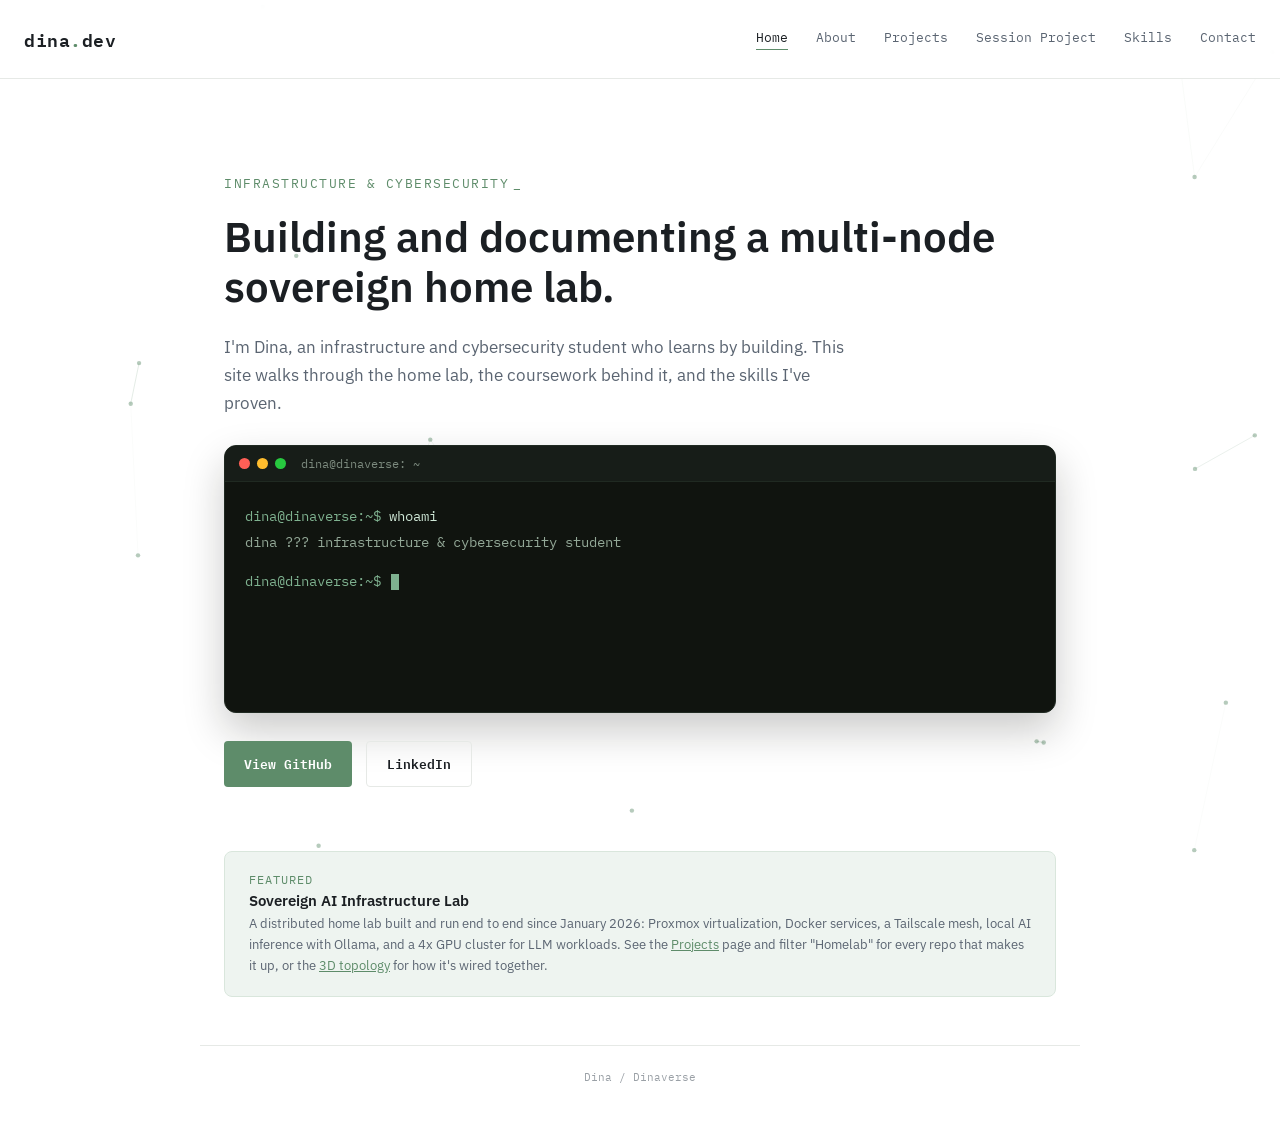
<file: index.html>
<!doctype html>
<html lang="en">
<head>
<meta charset="utf-8">
<meta name="viewport" content="width=device-width, initial-scale=1">
<title>Dina's Portfolio</title>
<link rel="preconnect" href="https://fonts.googleapis.com">
<link href="https://fonts.googleapis.com/css2?family=IBM+Plex+Mono:wght@400;500;600;700&family=IBM+Plex+Sans:wght@400;500;600&display=swap" rel="stylesheet">
<link rel="stylesheet" href="styles.css">
<style>
  :root { color-scheme: light; }
  .term-wrap {
    width: 100%; border-radius: 12px; overflow: hidden; margin-top: 8px;
    background: #10140f; border: 1px solid #202a22; box-shadow: 0 18px 40px rgba(16, 20, 15, 0.22);
  }
  .term-bar { display: flex; align-items: center; gap: 7px; padding: 10px 14px; background: #171d18; border-bottom: 1px solid #202a22; }
  .term-dot { width: 11px; height: 11px; border-radius: 50%; display: inline-block; }
  .term-dot-r { background: #ff5f56; } .term-dot-y { background: #ffbd2e; } .term-dot-g { background: #27c93f; }
  .term-title { margin-left: 8px; font-family: 'IBM Plex Mono', monospace; font-size: 12px; color: #7c8a7e; }
  .term-body {
    font-family: 'IBM Plex Mono', monospace; font-size: 14px; line-height: 1.75; color: #cfe8d7;
    padding: 22px 20px 26px; min-height: 230px;
  }
  .term-body div { white-space: pre-wrap; word-break: break-word; }
  .term-prompt { color: #7fb290; }
  .term-out { color: #93a897; margin: 2px 0 14px; }
  .term-cursor { display: inline-block; width: 8px; height: 16px; background: #7fb290; vertical-align: text-bottom; margin-left: 2px; animation: term-blink 1s step-end infinite; }
  @keyframes term-blink { 50% { opacity: 0; } }
</style>
</head>
<body>

<header>
  <a class="brand" href="index.html">dina<span class="dot">.</span>dev</a>
  <nav>
    <a href="index.html" class="active">Home</a>
    <a href="about.html">About</a>
    <a href="projects.html">Projects</a>
    <a href="session-project.html">Session Project</a>
    <a href="skills.html">Skills</a>
    <a href="contact.html">Contact</a>
  </nav>
</header>

<main>
<section class="hero fade-up">
  <div class="hero-inner">
    <div class="eyebrow">Infrastructure &amp; Cybersecurity<span class="blink-cursor" style="margin-left:4px">_</span></div>
    <h1>Building and documenting a multi-node sovereign home lab.</h1>
    <p class="welcome">I'm Dina, an infrastructure and cybersecurity student who learns by building. This site walks through the home lab, the coursework behind it, and the skills I've proven.</p>

    <div class="term-wrap">
      <div class="term-bar">
        <span class="term-dot term-dot-r"></span>
        <span class="term-dot term-dot-y"></span>
        <span class="term-dot term-dot-g"></span>
        <span class="term-title">dina@dinaverse: ~</span>
      </div>
      <div class="term-body" id="term-body"></div>
    </div>

    <div class="cta">
      <a class="btn-primary" href="https://github.com/Dinaverse/Dinaverse">View GitHub</a>
      <a class="btn-secondary" href="https://www.linkedin.com/in/dinacima">LinkedIn</a>
    </div>
  </div>
</section>

<section class="fade-up">
  <div class="featured">
    <div class="eyebrow">Featured</div>
    <div class="title">Sovereign AI Infrastructure Lab</div>
    <div class="desc">A distributed home lab built and run end to end since January 2026: Proxmox virtualization, Docker services, a Tailscale mesh, local AI inference with Ollama, and a 4x GPU cluster for LLM workloads. See the <a href="projects.html">Projects</a> page and filter "Homelab" for every repo that makes it up, or the <a href="lab-topology.html">3D topology</a> for how it's wired together.</div>
  </div>
</section>
</main>

<footer>
  <div class="credit">Dina / Dinaverse</div>
</footer>

<script src="shared.js"></script>
<script>
  // Hero terminal: a small fake SSH session typing out real facts about the
  // lab, in place of the abstract node-mesh render. Pure CSS/JS, no WebGL or
  // external library, so it has nothing left to fail to load.
  (function () {
    var body = document.getElementById('term-body');
    if (!body) return;
    var prefersReducedMotion = window.matchMedia('(prefers-reduced-motion: reduce)').matches;

    var session = [
      { cmd: 'whoami', out: 'dina ??? infrastructure & cybersecurity student' },
      { cmd: 'cat focus.txt', out: 'home lab  ??  networking  ??  linux  ??  security' },
      { cmd: './uptime.sh --self-taught', out: '10 years hands-on, formal study since Feb 2026' },
      { cmd: 'ls ./home-lab', out: 'proxmox  docker  tailscale  ollama  gpu-cluster' }
    ];

    function rowHtml(l, showCursorOnCmd) {
      var html = '<div><span class="term-prompt">dina@dinaverse:~$</span> ' + l.cmd +
        (showCursorOnCmd ? '<span class="term-cursor"></span>' : '') + '</div>';
      if (l.outShown) html += '<div class="term-out">' + l.out + '</div>';
      return html;
    }

    if (prefersReducedMotion) {
      body.innerHTML = session.map(function (l) {
        return rowHtml({ cmd: l.cmd, out: l.out, outShown: true }, false);
      }).join('') + '<div><span class="term-prompt">dina@dinaverse:~$</span> <span class="term-cursor"></span></div>';
      return;
    }

    var typed = session.map(function () { return { cmd: '', out: '', outShown: false }; });
    var li = 0, ci = 0, state = 'typing-cmd';

    function renderLive() {
      var html = '';
      for (var i = 0; i < li && i < session.length; i++) html += rowHtml(typed[i], false);
      if (li < session.length) html += rowHtml(typed[li], state === 'typing-cmd');
      if (li >= session.length) html += '<div><span class="term-prompt">dina@dinaverse:~$</span> <span class="term-cursor"></span></div>';
      body.innerHTML = html;
    }

    function tick() {
      if (li >= session.length) { renderLive(); return; }
      var full = session[li];
      if (state === 'typing-cmd') {
        ci++;
        typed[li].cmd = full.cmd.slice(0, ci);
        renderLive();
        if (ci >= full.cmd.length) { state = 'pause'; setTimeout(tick, 380); }
        else setTimeout(tick, 28 + Math.random() * 42);
        return;
      }
      if (state === 'pause') {
        typed[li].out = full.out;
        typed[li].outShown = true;
        renderLive();
        state = 'next';
        setTimeout(tick, 700);
        return;
      }
      li++; ci = 0; state = 'typing-cmd';
      renderLive();
      setTimeout(tick, 260);
    }

    tick();
  })();
</script>
</body>
</html>
</file>
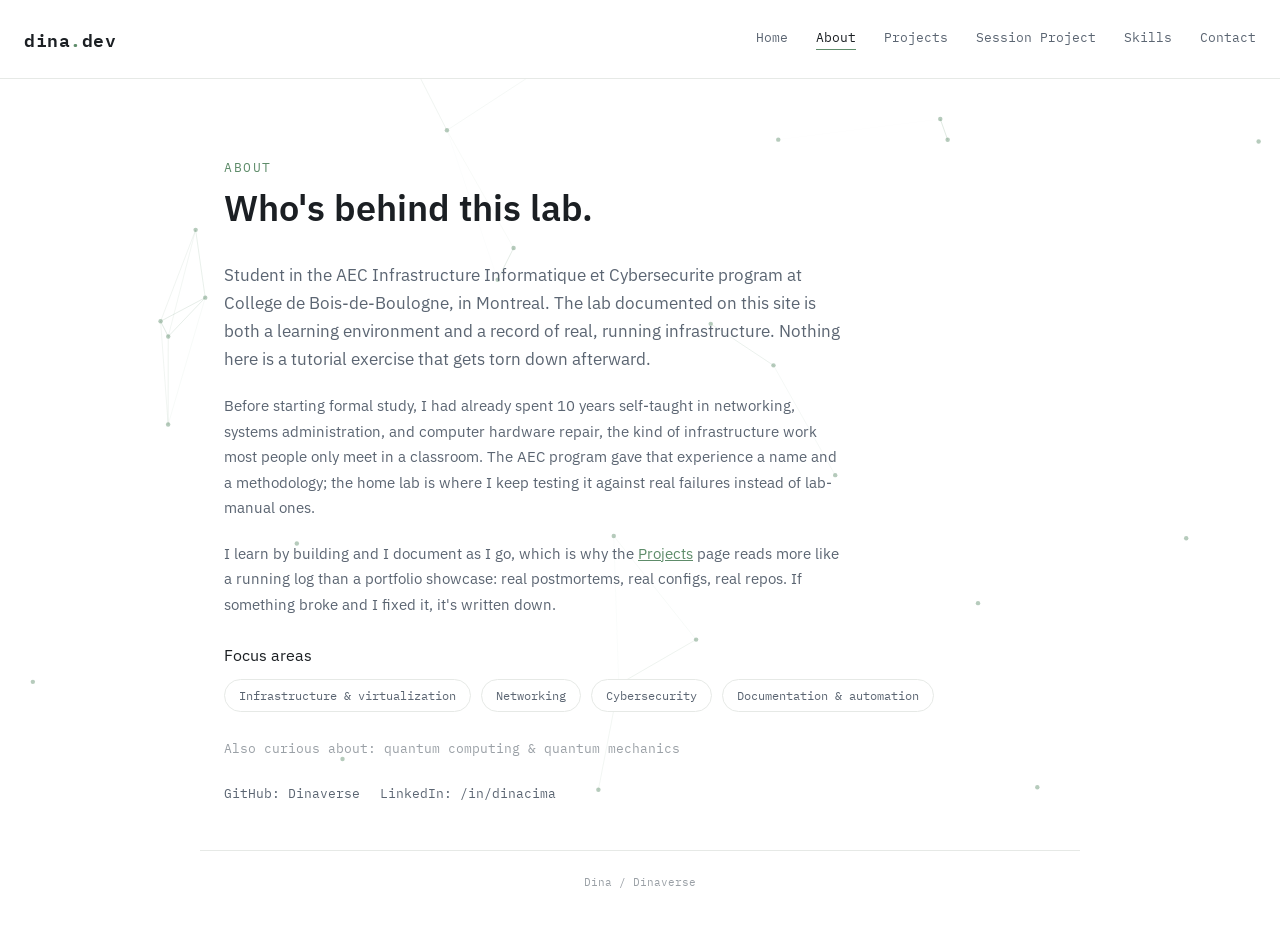
<file: about.html>
<!doctype html>
<html lang="en">
<head>
<meta charset="utf-8">
<meta name="viewport" content="width=device-width, initial-scale=1">
<title>About | Dina</title>
<link rel="preconnect" href="https://fonts.googleapis.com">
<link href="https://fonts.googleapis.com/css2?family=IBM+Plex+Mono:wght@400;500;600;700&family=IBM+Plex+Sans:wght@400;500;600&display=swap" rel="stylesheet">
<link rel="stylesheet" href="styles.css">
</head>
<body>

<header>
  <a class="brand" href="index.html">dina<span class="dot">.</span>dev</a>
  <nav>
    <a href="index.html">Home</a>
    <a href="about.html" class="active">About</a>
    <a href="projects.html">Projects</a>
    <a href="session-project.html">Session Project</a>
    <a href="skills.html">Skills</a>
    <a href="contact.html">Contact</a>
  </nav>
</header>

<main>
<section class="page-header fade-up">
  <div class="eyebrow">About</div>
  <h1>Who's behind this lab.</h1>
</section>

<section class="fade-up">
  <p style="margin: 0 0 20px; font-size: 17px; line-height: 1.65; color: var(--text-muted); max-width: 620px">Student in the AEC Infrastructure Informatique et Cybersecurite program at College de Bois-de-Boulogne, in Montreal. The lab documented on this site is both a learning environment and a record of real, running infrastructure. Nothing here is a tutorial exercise that gets torn down afterward.</p>

  <p style="margin: 0 0 20px; font-size: 15px; line-height: 1.7; color: var(--text-muted); max-width: 620px">Before starting formal study, I had already spent 10 years self-taught in networking, systems administration, and computer hardware repair, the kind of infrastructure work most people only meet in a classroom. The AEC program gave that experience a name and a methodology; the home lab is where I keep testing it against real failures instead of lab-manual ones.</p>

  <p style="margin: 0 0 28px; font-size: 15px; line-height: 1.7; color: var(--text-muted); max-width: 620px">I learn by building and I document as I go, which is why the <a href="projects.html">Projects</a> page reads more like a running log than a portfolio showcase: real postmortems, real configs, real repos. If something broke and I fixed it, it's written down.</p>

  <div class="eyebrow" style="margin-bottom: 14px">Focus areas</div>
  <div class="skills" style="margin-bottom: 28px">
    <span class="skill-chip">Infrastructure &amp; virtualization</span>
    <span class="skill-chip">Networking</span>
    <span class="skill-chip">Cybersecurity</span>
    <span class="skill-chip">Documentation &amp; automation</span>
  </div>

  <div class="mono" style="font-size: 13px; color: var(--text-faint); margin-bottom: 28px">Also curious about: quantum computing &amp; quantum mechanics</div>

  <div class="contact-direct" style="flex-direction: row; gap: 20px; flex-wrap: wrap">
    <a class="contact-social" href="https://github.com/Dinaverse/Dinaverse">GitHub: Dinaverse</a>
    <a class="contact-social" href="https://www.linkedin.com/in/dinacima">LinkedIn: /in/dinacima</a>
  </div>
</section>
</main>

<footer>
  <div class="credit">Dina / Dinaverse</div>
</footer>

<script src="shared.js"></script>
</body>
</html>
</file>
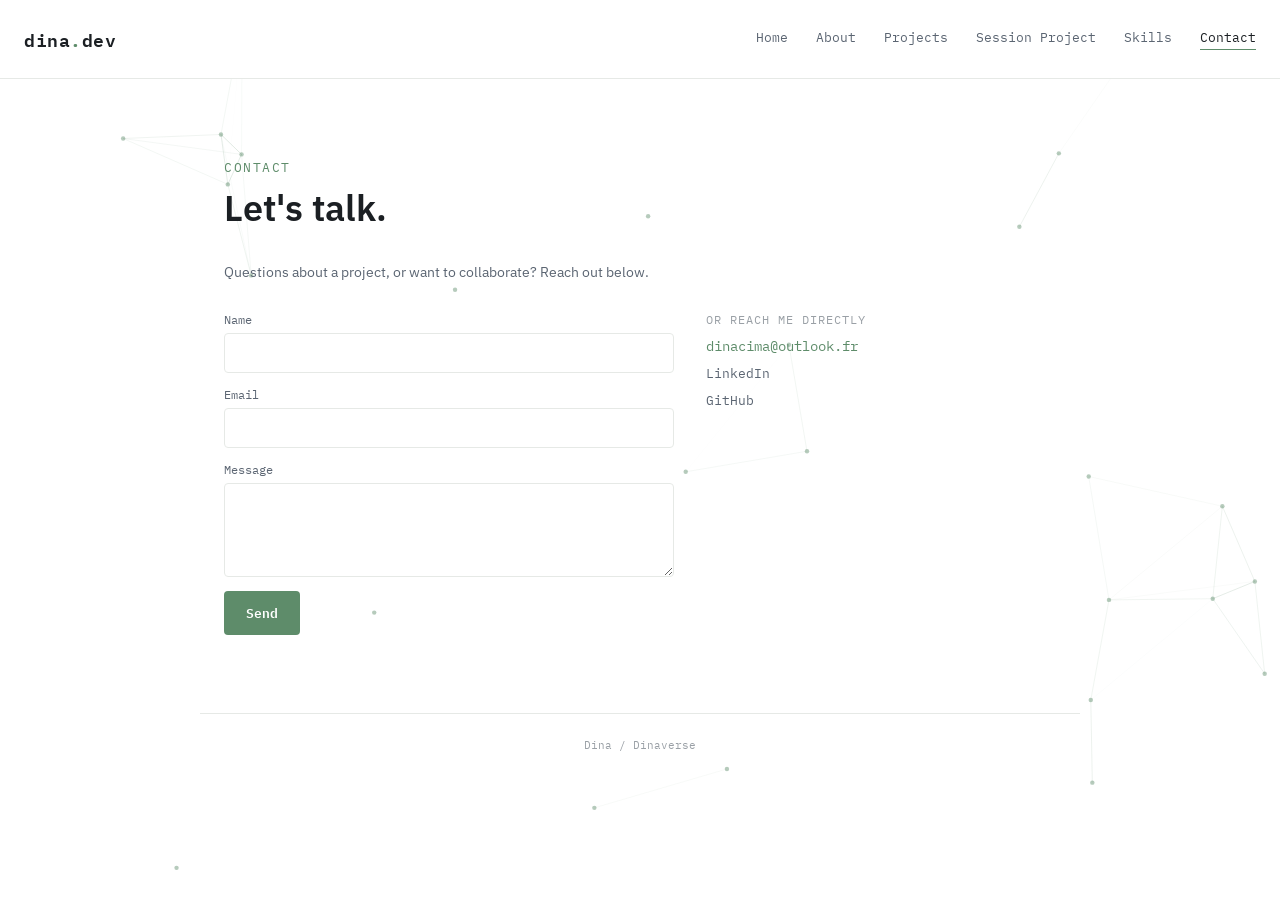
<file: contact.html>
<!doctype html>
<html lang="en">
<head>
<meta charset="utf-8">
<meta name="viewport" content="width=device-width, initial-scale=1">
<title>Contact | Dina</title>
<link rel="preconnect" href="https://fonts.googleapis.com">
<link href="https://fonts.googleapis.com/css2?family=IBM+Plex+Mono:wght@400;500;600;700&family=IBM+Plex+Sans:wght@400;500;600&display=swap" rel="stylesheet">
<link rel="stylesheet" href="styles.css">
</head>
<body>

<header>
  <a class="brand" href="index.html">dina<span class="dot">.</span>dev</a>
  <nav>
    <a href="index.html">Home</a>
    <a href="about.html">About</a>
    <a href="projects.html">Projects</a>
    <a href="session-project.html">Session Project</a>
    <a href="skills.html">Skills</a>
    <a href="contact.html" class="active">Contact</a>
  </nav>
</header>

<main>
<section class="page-header fade-up">
  <div class="eyebrow">Contact</div>
  <h1>Let's talk.</h1>
</section>

<section class="fade-up">
  <p style="margin: 0 0 28px; font-size: 14px; color: var(--text-muted); line-height: 1.6; max-width: 480px">Questions about a project, or want to collaborate? Reach out below.</p>
  <div class="contact-grid">
    <div class="contact-form">
      <label>Name
        <input type="text" id="contact-name" autocomplete="name">
      </label>
      <label>Email
        <input type="email" id="contact-email" autocomplete="email">
      </label>
      <label>Message
        <textarea id="contact-message" rows="4"></textarea>
      </label>
      <button type="button" class="btn-send" id="contact-send">Send</button>
      <div class="form-status" id="contact-status"></div>
    </div>
    <div class="contact-direct">
      <div class="label">Or reach me directly</div>
      <a class="contact-email" href="mailto:dinacima@outlook.fr">dinacima@outlook.fr</a>
      <a class="contact-social" href="https://www.linkedin.com/in/dinacima">LinkedIn</a>
      <a class="contact-social" href="https://github.com/Dinaverse/Dinaverse">GitHub</a>
    </div>
  </div>
</section>
</main>

<footer>
  <div class="credit">Dina / Dinaverse</div>
</footer>

<script src="shared.js"></script>
<script>
  // Contact form: no backend, so Send opens the visitor's own mail client
  // with the message pre-filled (mailto:), addressed to Dina directly.
  document.getElementById('contact-send').addEventListener('click', function () {
    var name = document.getElementById('contact-name').value.trim();
    var email = document.getElementById('contact-email').value.trim();
    var message = document.getElementById('contact-message').value.trim();
    var statusEl = document.getElementById('contact-status');

    if (!message) {
      statusEl.textContent = 'Add a message before sending.';
      return;
    }

    var subject = encodeURIComponent('Portfolio contact from ' + (name || 'your site'));
    var bodyLines = [message, '', 'From: ' + (name || '(no name given)') + (email ? ' (' + email + ')' : '')];
    var body = encodeURIComponent(bodyLines.join('\n'));
    statusEl.textContent = 'Opening your email client...';
    window.location.href = 'mailto:dinacima@outlook.fr?subject=' + subject + '&body=' + body;
  });
</script>
</body>
</html>
</file>
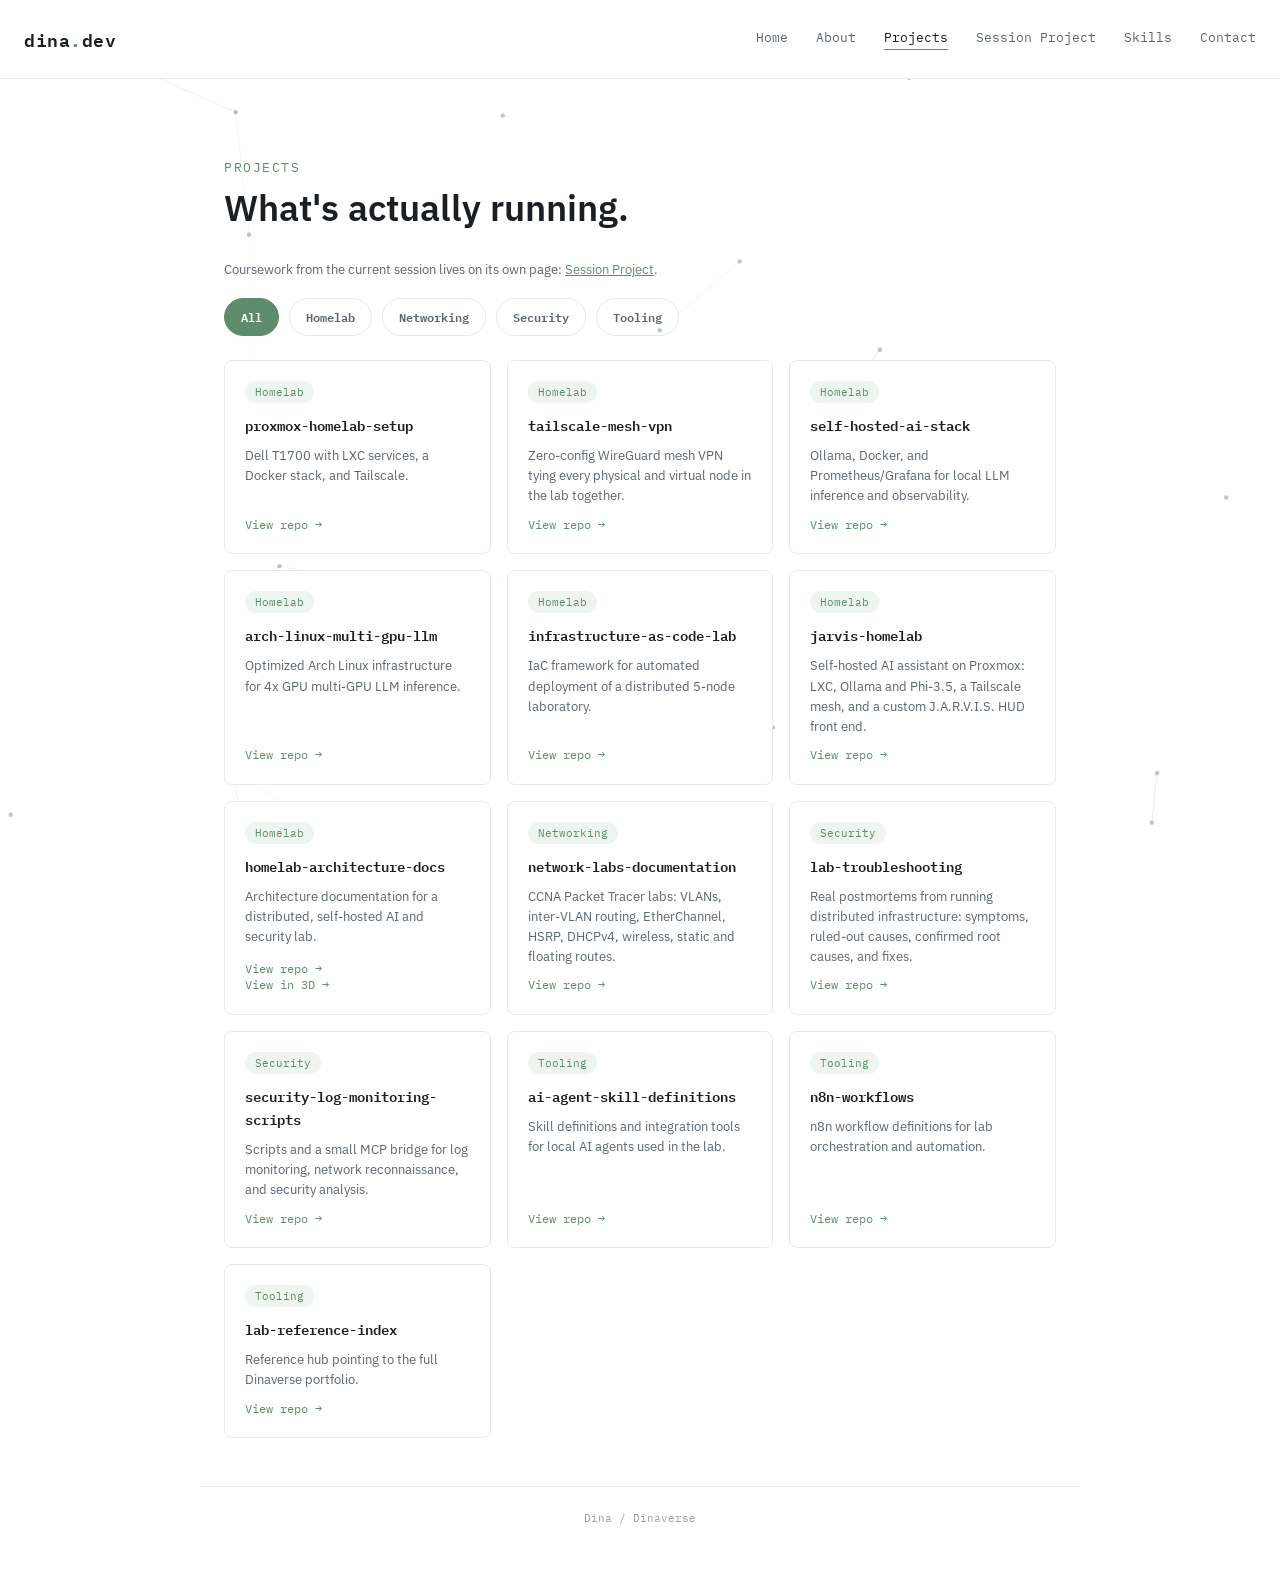
<file: projects.html>
<!doctype html>
<html lang="en">
<head>
<meta charset="utf-8">
<meta name="viewport" content="width=device-width, initial-scale=1">
<title>Projects | Dina</title>
<link rel="preconnect" href="https://fonts.googleapis.com">
<link href="https://fonts.googleapis.com/css2?family=IBM+Plex+Mono:wght@400;500;600;700&family=IBM+Plex+Sans:wght@400;500;600&display=swap" rel="stylesheet">
<link rel="stylesheet" href="styles.css">
</head>
<body>

<header>
  <a class="brand" href="index.html">dina<span class="dot">.</span>dev</a>
  <nav>
    <a href="index.html">Home</a>
    <a href="about.html">About</a>
    <a href="projects.html" class="active">Projects</a>
    <a href="session-project.html">Session Project</a>
    <a href="skills.html">Skills</a>
    <a href="contact.html">Contact</a>
  </nav>
</header>

<main>
<section class="page-header fade-up">
  <div class="eyebrow">Projects</div>
  <h1>What's actually running.</h1>
</section>

<section class="fade-up">
  <p style="margin: 0 0 20px; font-size: 13px; color: var(--text-muted)">Coursework from the current session lives on its own page: <a class="link" href="session-project.html">Session Project</a>.</p>
  <div class="tabs" id="tabs"></div>
  <div class="grid" id="grid"></div>
</section>
</main>

<footer>
  <div class="credit">Dina / Dinaverse</div>
</footer>

<script src="shared.js"></script>
<script>
  var projects = [
    { name: 'proxmox-homelab-setup', desc: 'Dell T1700 with LXC services, a Docker stack, and Tailscale.', category: 'lab', categoryLabel: 'Homelab', url: 'https://github.com/Dinaverse/proxmox-homelab-setup' },
    { name: 'tailscale-mesh-vpn', desc: 'Zero-config WireGuard mesh VPN tying every physical and virtual node in the lab together.', category: 'lab', categoryLabel: 'Homelab', url: 'https://github.com/Dinaverse/tailscale-mesh-vpn' },
    { name: 'self-hosted-ai-stack', desc: 'Ollama, Docker, and Prometheus/Grafana for local LLM inference and observability.', category: 'lab', categoryLabel: 'Homelab', url: 'https://github.com/Dinaverse/self-hosted-ai-stack' },
    { name: 'arch-linux-multi-gpu-llm', desc: 'Optimized Arch Linux infrastructure for 4x GPU multi-GPU LLM inference.', category: 'lab', categoryLabel: 'Homelab', url: 'https://github.com/Dinaverse/arch-linux-multi-gpu-llm' },
    { name: 'infrastructure-as-code-lab', desc: 'IaC framework for automated deployment of a distributed 5-node laboratory.', category: 'lab', categoryLabel: 'Homelab', url: 'https://github.com/Dinaverse/infrastructure-as-code-lab' },
    { name: 'jarvis-homelab', desc: 'Self-hosted AI assistant on Proxmox: LXC, Ollama and Phi-3.5, a Tailscale mesh, and a custom J.A.R.V.I.S. HUD front end.', category: 'lab', categoryLabel: 'Homelab', url: 'https://github.com/Dinaverse/jarvis-homelab' },
    { name: 'homelab-architecture-docs', desc: 'Architecture documentation for a distributed, self-hosted AI and security lab.', category: 'lab', categoryLabel: 'Homelab', url: 'https://github.com/Dinaverse/homelab-architecture-docs' },
    { name: 'network-labs-documentation', desc: 'CCNA Packet Tracer labs: VLANs, inter-VLAN routing, EtherChannel, HSRP, DHCPv4, wireless, static and floating routes.', category: 'network', categoryLabel: 'Networking', url: 'https://github.com/Dinaverse/network-labs-documentation' },
    { name: 'lab-troubleshooting', desc: 'Real postmortems from running distributed infrastructure: symptoms, ruled-out causes, confirmed root causes, and fixes.', category: 'security', categoryLabel: 'Security', url: 'https://github.com/Dinaverse/lab-troubleshooting' },
    { name: 'security-log-monitoring-scripts', desc: 'Scripts and a small MCP bridge for log monitoring, network reconnaissance, and security analysis.', category: 'security', categoryLabel: 'Security', url: 'https://github.com/Dinaverse/security-log-monitoring-scripts' },
    { name: 'ai-agent-skill-definitions', desc: 'Skill definitions and integration tools for local AI agents used in the lab.', category: 'tooling', categoryLabel: 'Tooling', url: 'https://github.com/Dinaverse/ai-agent-skill-definitions' },
    { name: 'n8n-workflows', desc: 'n8n workflow definitions for lab orchestration and automation.', category: 'tooling', categoryLabel: 'Tooling', url: 'https://github.com/Dinaverse/n8n-workflows' },
    { name: 'lab-reference-index', desc: 'Reference hub pointing to the full Dinaverse portfolio.', category: 'tooling', categoryLabel: 'Tooling', url: 'https://github.com/Dinaverse/lab-reference-index' }
  ];

  var tabDefs = [
    { key: 'all', label: 'All' },
    { key: 'lab', label: 'Homelab' },
    { key: 'network', label: 'Networking' },
    { key: 'security', label: 'Security' },
    { key: 'tooling', label: 'Tooling' }
  ];

  var currentFilter = 'all';

  function escapeHtml(str) {
    var div = document.createElement('div');
    div.textContent = str;
    return div.innerHTML;
  }

  function renderTabs() {
    var tabsEl = document.getElementById('tabs');
    tabsEl.innerHTML = '';
    tabDefs.forEach(function (t) {
      var btn = document.createElement('button');
      btn.type = 'button';
      btn.className = 'tab' + (currentFilter === t.key ? ' active' : '');
      btn.textContent = t.label;
      btn.addEventListener('click', function () {
        currentFilter = t.key;
        renderTabs();
        renderGrid();
      });
      tabsEl.appendChild(btn);
    });
  }

  function renderGrid() {
    var gridEl = document.getElementById('grid');
    var visible = projects.filter(function (p) {
      return currentFilter === 'all' || p.category === currentFilter;
    });
    gridEl.innerHTML = visible.map(function (p, i) {
      var linkHtml = p.url
        ? '<a class="link" href="' + p.url + '">View repo &#8594;</a>'
        : '<span class="pending">Writeup and repo to add</span>';
      if (p.name === 'homelab-architecture-docs') {
        linkHtml += '<br><a class="link" href="lab-topology.html">View in 3D &#8594;</a>';
      }
      return (
        '<div class="card" style="animation-delay:' + (i * 0.04) + 's">' +
          '<div class="badge">' + escapeHtml(p.categoryLabel) + '</div>' +
          '<div class="name">' + escapeHtml(p.name) + '</div>' +
          '<div class="desc">' + escapeHtml(p.desc) + '</div>' +
          '<div class="card-footer">' + linkHtml + '</div>' +
        '</div>'
      );
    }).join('');
  }

  renderTabs();
  renderGrid();
</script>
</body>
</html>
</file>
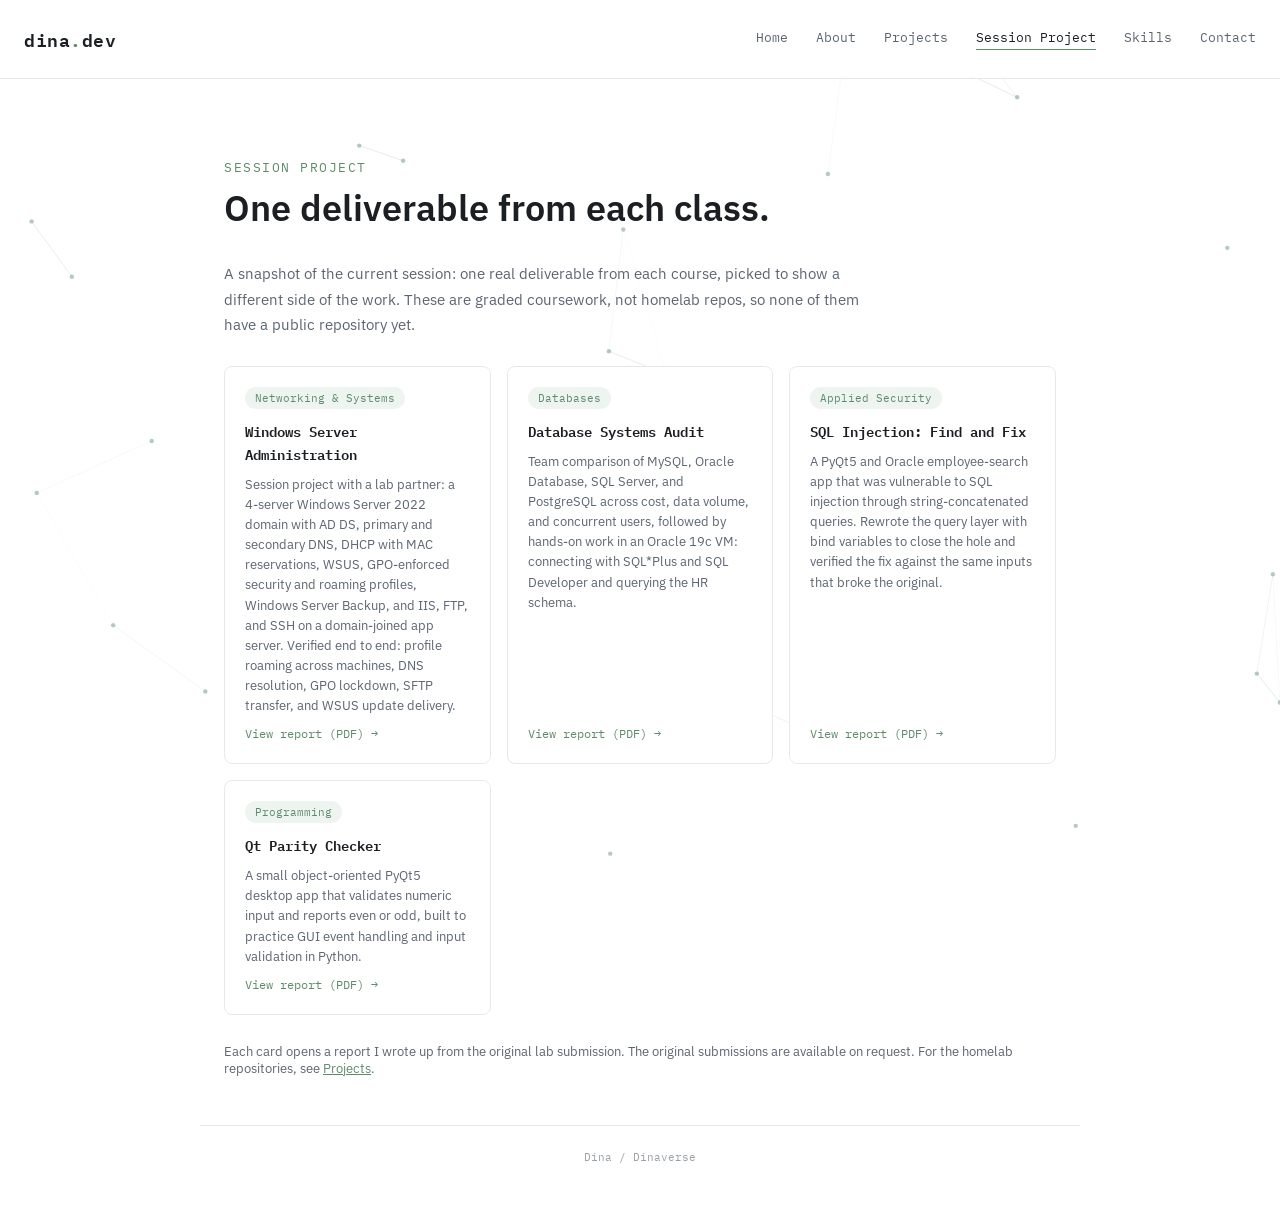
<file: session-project.html>
<!doctype html>
<html lang="en">
<head>
<meta charset="utf-8">
<meta name="viewport" content="width=device-width, initial-scale=1">
<title>Session Project | Dina</title>
<link rel="preconnect" href="https://fonts.googleapis.com">
<link href="https://fonts.googleapis.com/css2?family=IBM+Plex+Mono:wght@400;500;600;700&family=IBM+Plex+Sans:wght@400;500;600&display=swap" rel="stylesheet">
<link rel="stylesheet" href="styles.css">
</head>
<body>

<header>
  <a class="brand" href="index.html">dina<span class="dot">.</span>dev</a>
  <nav>
    <a href="index.html">Home</a>
    <a href="about.html">About</a>
    <a href="projects.html">Projects</a>
    <a href="session-project.html" class="active">Session Project</a>
    <a href="skills.html">Skills</a>
    <a href="contact.html">Contact</a>
  </nav>
</header>

<main>
<section class="page-header fade-up">
  <div class="eyebrow">Session project</div>
  <h1>One deliverable from each class.</h1>
</section>

<section class="fade-up">
  <p style="margin: 0 0 28px; font-size: 15px; line-height: 1.7; color: var(--text-muted); max-width: 640px">A snapshot of the current session: one real deliverable from each course, picked to show a different side of the work. These are graded coursework, not homelab repos, so none of them have a public repository yet.</p>

  <div class="grid">
    <a class="card" href="reports/windows-server-administration.pdf" target="_blank" rel="noopener">
      <div class="badge">Networking &amp; Systems</div>
      <div class="name">Windows Server Administration</div>
      <div class="desc">Session project with a lab partner: a 4-server Windows Server 2022 domain with AD DS, primary and secondary DNS, DHCP with MAC reservations, WSUS, GPO-enforced security and roaming profiles, Windows Server Backup, and IIS, FTP, and SSH on a domain-joined app server. Verified end to end: profile roaming across machines, DNS resolution, GPO lockdown, SFTP transfer, and WSUS update delivery.</div>
      <div class="card-footer"><span class="link">View report (PDF) &#8594;</span></div>
    </a>
    <a class="card" href="reports/database-systems-audit.pdf" target="_blank" rel="noopener">
      <div class="badge">Databases</div>
      <div class="name">Database Systems Audit</div>
      <div class="desc">Team comparison of MySQL, Oracle Database, SQL Server, and PostgreSQL across cost, data volume, and concurrent users, followed by hands-on work in an Oracle 19c VM: connecting with SQL*Plus and SQL Developer and querying the HR schema.</div>
      <div class="card-footer"><span class="link">View report (PDF) &#8594;</span></div>
    </a>
    <a class="card" href="reports/sql-injection-find-and-fix.pdf" target="_blank" rel="noopener">
      <div class="badge">Applied Security</div>
      <div class="name">SQL Injection: Find and Fix</div>
      <div class="desc">A PyQt5 and Oracle employee-search app that was vulnerable to SQL injection through string-concatenated queries. Rewrote the query layer with bind variables to close the hole and verified the fix against the same inputs that broke the original.</div>
      <div class="card-footer"><span class="link">View report (PDF) &#8594;</span></div>
    </a>
    <a class="card" href="reports/qt-parity-checker.pdf" target="_blank" rel="noopener">
      <div class="badge">Programming</div>
      <div class="name">Qt Parity Checker</div>
      <div class="desc">A small object-oriented PyQt5 desktop app that validates numeric input and reports even or odd, built to practice GUI event handling and input validation in Python.</div>
      <div class="card-footer"><span class="link">View report (PDF) &#8594;</span></div>
    </a>
  </div>

  <p style="margin: 28px 0 0; font-size: 13px; color: var(--text-muted)">Each card opens a report I wrote up from the original lab submission. The original submissions are available on request. For the homelab repositories, see <a href="projects.html">Projects</a>.</p>
</section>
</main>

<footer>
  <div class="credit">Dina / Dinaverse</div>
</footer>

<script src="shared.js"></script>
</body>
</html>
</file>
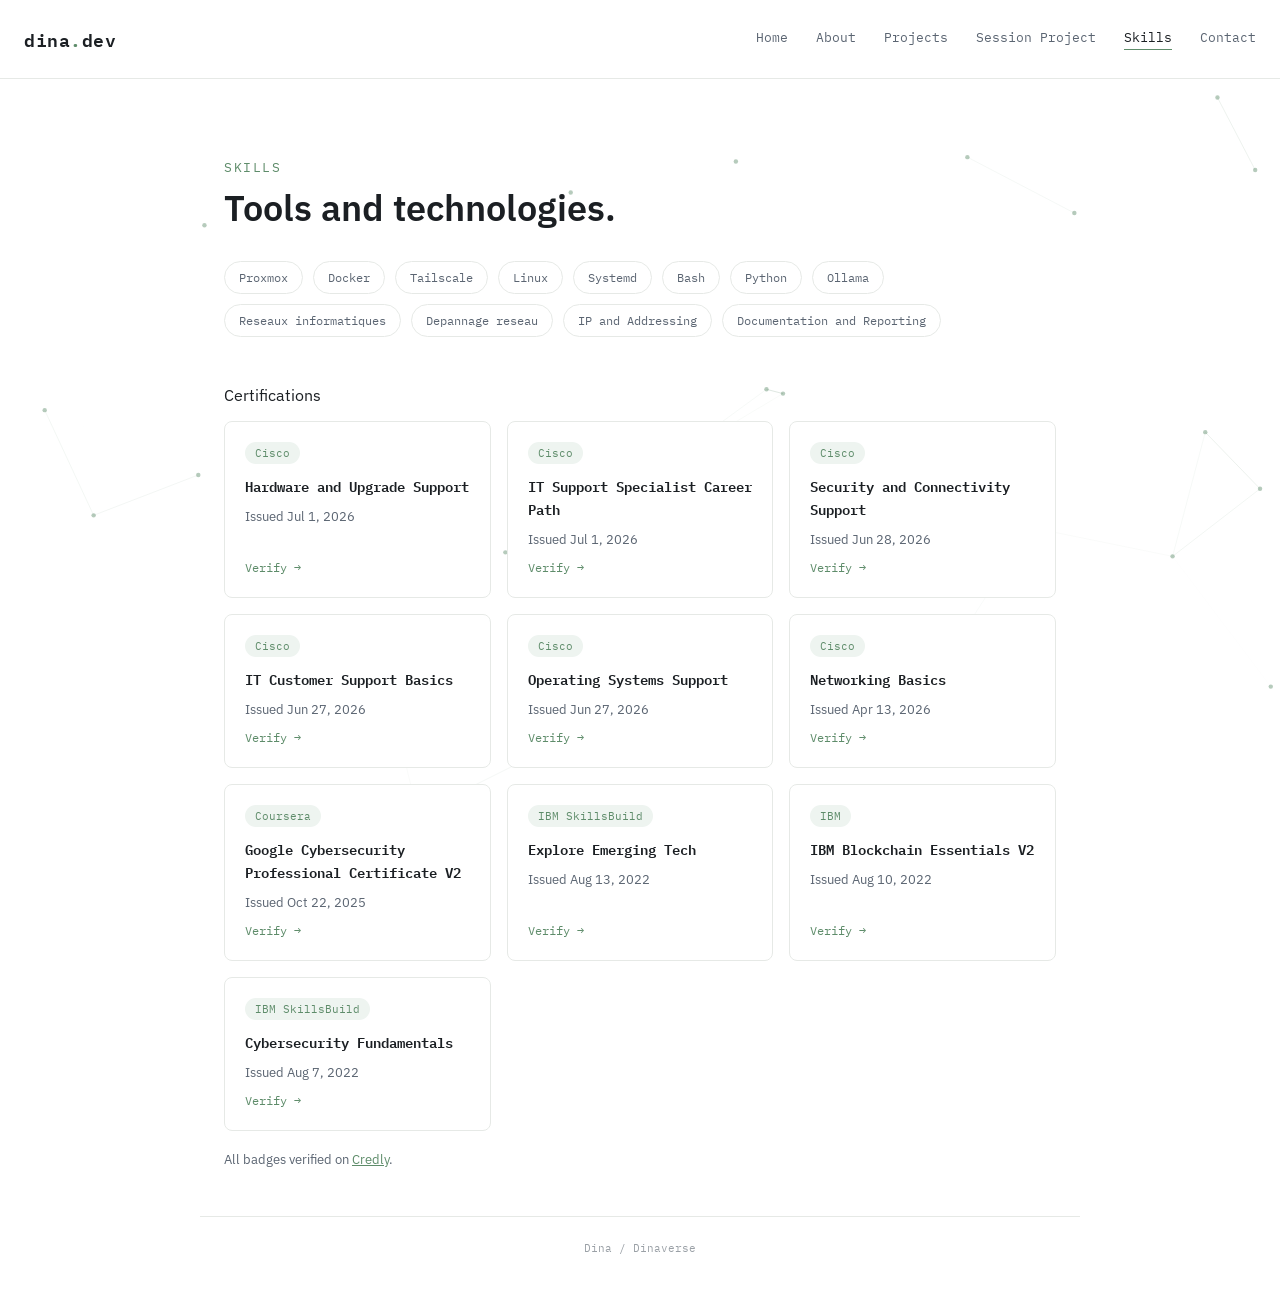
<file: skills.html>
<!doctype html>
<html lang="en">
<head>
<meta charset="utf-8">
<meta name="viewport" content="width=device-width, initial-scale=1">
<title>Skills | Dina</title>
<link rel="preconnect" href="https://fonts.googleapis.com">
<link href="https://fonts.googleapis.com/css2?family=IBM+Plex+Mono:wght@400;500;600;700&family=IBM+Plex+Sans:wght@400;500;600&display=swap" rel="stylesheet">
<link rel="stylesheet" href="styles.css">
</head>
<body>

<header>
  <a class="brand" href="index.html">dina<span class="dot">.</span>dev</a>
  <nav>
    <a href="index.html">Home</a>
    <a href="about.html">About</a>
    <a href="projects.html">Projects</a>
    <a href="session-project.html">Session Project</a>
    <a href="skills.html" class="active">Skills</a>
    <a href="contact.html">Contact</a>
  </nav>
</header>

<main>
<section class="page-header fade-up">
  <div class="eyebrow">Skills</div>
  <h1>Tools and technologies.</h1>
</section>

<section class="fade-up">
  <div class="skills">
    <span class="skill-chip">Proxmox</span>
    <span class="skill-chip">Docker</span>
    <span class="skill-chip">Tailscale</span>
    <span class="skill-chip">Linux</span>
    <span class="skill-chip">Systemd</span>
    <span class="skill-chip">Bash</span>
    <span class="skill-chip">Python</span>
    <span class="skill-chip">Ollama</span>
    <span class="skill-chip">Reseaux informatiques</span>
    <span class="skill-chip">Depannage reseau</span>
    <span class="skill-chip">IP and Addressing</span>
    <span class="skill-chip">Documentation and Reporting</span>
  </div>
</section>

<section class="fade-up">
  <div class="eyebrow" style="margin-bottom: 16px">Certifications</div>
  <div class="grid">
    <div class="card">
      <div class="badge">Cisco</div>
      <div class="name">Hardware and Upgrade Support</div>
      <div class="desc">Issued Jul 1, 2026</div>
      <div class="card-footer"><a class="link" href="https://www.credly.com/badges/bcf34c9f-237c-4929-a52a-7b5954980d2b">Verify &#8594;</a></div>
    </div>
    <div class="card">
      <div class="badge">Cisco</div>
      <div class="name">IT Support Specialist Career Path</div>
      <div class="desc">Issued Jul 1, 2026</div>
      <div class="card-footer"><a class="link" href="https://www.credly.com/badges/c078859a-9d30-4fcf-90eb-b080a5163353">Verify &#8594;</a></div>
    </div>
    <div class="card">
      <div class="badge">Cisco</div>
      <div class="name">Security and Connectivity Support</div>
      <div class="desc">Issued Jun 28, 2026</div>
      <div class="card-footer"><a class="link" href="https://www.credly.com/badges/1fa01425-f39a-46bc-8c57-9ef1ca95d2bd">Verify &#8594;</a></div>
    </div>
    <div class="card">
      <div class="badge">Cisco</div>
      <div class="name">IT Customer Support Basics</div>
      <div class="desc">Issued Jun 27, 2026</div>
      <div class="card-footer"><a class="link" href="https://www.credly.com/badges/970caf79-060f-454c-9ad3-f1c76f078084">Verify &#8594;</a></div>
    </div>
    <div class="card">
      <div class="badge">Cisco</div>
      <div class="name">Operating Systems Support</div>
      <div class="desc">Issued Jun 27, 2026</div>
      <div class="card-footer"><a class="link" href="https://www.credly.com/badges/89e60cd6-be1e-4bcf-8ff7-6c5823d156fd">Verify &#8594;</a></div>
    </div>
    <div class="card">
      <div class="badge">Cisco</div>
      <div class="name">Networking Basics</div>
      <div class="desc">Issued Apr 13, 2026</div>
      <div class="card-footer"><a class="link" href="https://www.credly.com/badges/477dc93a-0ff0-4455-8afa-108ef705523f">Verify &#8594;</a></div>
    </div>
    <div class="card">
      <div class="badge">Coursera</div>
      <div class="name">Google Cybersecurity Professional Certificate V2</div>
      <div class="desc">Issued Oct 22, 2025</div>
      <div class="card-footer"><a class="link" href="https://www.credly.com/badges/b2d8041d-dcff-45c7-a77b-b92ca7010909">Verify &#8594;</a></div>
    </div>
    <div class="card">
      <div class="badge">IBM SkillsBuild</div>
      <div class="name">Explore Emerging Tech</div>
      <div class="desc">Issued Aug 13, 2022</div>
      <div class="card-footer"><a class="link" href="https://www.credly.com/badges/b1c7859f-14a2-4f48-9409-980f0275d974">Verify &#8594;</a></div>
    </div>
    <div class="card">
      <div class="badge">IBM</div>
      <div class="name">IBM Blockchain Essentials V2</div>
      <div class="desc">Issued Aug 10, 2022</div>
      <div class="card-footer"><a class="link" href="https://www.credly.com/badges/c7c1e950-d4b8-4fff-9db3-6f9b82d42762">Verify &#8594;</a></div>
    </div>
    <div class="card">
      <div class="badge">IBM SkillsBuild</div>
      <div class="name">Cybersecurity Fundamentals</div>
      <div class="desc">Issued Aug 7, 2022</div>
      <div class="card-footer"><a class="link" href="https://www.credly.com/badges/d1af9a48-1eaf-45de-bf03-cd4560eb4256">Verify &#8594;</a></div>
    </div>
  </div>
  <p style="margin: 20px 0 0; font-size: 13px; color: var(--text-muted)">All badges verified on <a href="https://www.credly.com/users/dina-cima-mufungizi/badges">Credly</a>.</p>
</section>
</main>

<footer>
  <div class="credit">Dina / Dinaverse</div>
</footer>

<script src="shared.js"></script>
</body>
</html>
</file>
<file: styles.css>
:root {
  --accent: #5e8c6a;
  --accent-dark: #466b51;
  --bg: #ffffff;
  --surface: #ffffff;
  --surface-tint: #eef4f0;
  --border: #e6e9e6;
  --border-soft: #d9e6dc;
  --text: #1b1f23;
  --text-muted: #5b6572;
  --text-faint: #9aa0a6;
  --mesh-rgb: 94, 140, 106;
}
* { box-sizing: border-box; }
html { scroll-behavior: smooth; }
body {
  margin: 0;
  background: var(--bg);
  color: var(--text);
  font-family: 'IBM Plex Sans', system-ui, sans-serif;
}
a { color: var(--accent); }
a:hover { color: var(--accent-dark); }

#site-mesh {
  position: fixed;
  inset: 0;
  width: 100%;
  height: 100%;
  z-index: -1;
  pointer-events: none;
}
.mono { font-family: 'IBM Plex Mono', monospace; }
button { cursor: pointer; font-family: 'IBM Plex Mono', monospace; }

.fade-up { opacity: 0; transform: translateY(18px); transition: opacity 0.7s ease, transform 0.7s ease; }
.fade-up.visible { opacity: 1; transform: translateY(0); }

.blink-cursor { animation: blink 1.1s steps(2) infinite; }
@keyframes blink { 50% { opacity: 0; } }

header {
  display: flex;
  align-items: center;
  justify-content: space-between;
  padding: 24px;
  border-bottom: 1px solid var(--border);
  flex-wrap: wrap;
  gap: 16px;
  position: sticky;
  top: 0;
  background: rgba(255, 255, 255, 0.88);
  backdrop-filter: blur(6px);
  z-index: 10;
}
header .brand { font-family: 'IBM Plex Mono', monospace; font-size: 18px; font-weight: 600; letter-spacing: 0.5px; text-decoration: none; color: var(--text); }
header .brand .dot { color: var(--accent); }
header nav { display: flex; gap: 28px; flex-wrap: wrap; }
header nav a {
  font-family: 'IBM Plex Mono', monospace; font-size: 13px; text-decoration: none; color: var(--text-muted);
  position: relative; padding-bottom: 4px;
}
header nav a::after {
  content: ""; position: absolute; left: 0; bottom: 0; width: 0; height: 1px;
  background: var(--accent); transition: width 0.2s ease;
}
header nav a:hover::after { width: 100%; }
header nav a.active { color: var(--text); }
header nav a.active::after { width: 100%; }

main { max-width: 880px; margin: 0 auto; padding: 24px; }
section { padding: 24px 0; }
.page-header { padding: 56px 0 8px; }
.page-header .eyebrow { font-family: 'IBM Plex Mono', monospace; font-size: 13px; color: var(--accent); text-transform: uppercase; letter-spacing: 1.5px; }
.page-header h1 { margin: 10px 0 0; font-size: 36px; line-height: 1.2; font-weight: 600; }

.hero { padding: 72px 0 40px; position: relative; border-radius: 12px; }
.hero-inner { position: relative; z-index: 1; display: flex; flex-direction: column; gap: 20px; }
.hero .eyebrow { font-family: 'IBM Plex Mono', monospace; font-size: 13px; color: var(--accent); text-transform: uppercase; letter-spacing: 1.5px; }
.hero h1 { margin: 0; font-size: 42px; line-height: 1.2; font-weight: 600; }
.hero .welcome { margin: 0; font-size: 17px; line-height: 1.65; color: var(--text-muted); max-width: 620px; }
.hero .cta { display: flex; gap: 14px; margin-top: 8px; flex-wrap: wrap; }
.btn-primary, .btn-secondary {
  display: inline-flex; align-items: center; padding: 11px 20px;
  text-decoration: none; font-family: 'IBM Plex Mono', monospace;
  font-size: 13px; font-weight: 600; border-radius: 4px;
  transition: transform 0.15s ease, box-shadow 0.15s ease;
}
.btn-primary:hover, .btn-secondary:hover { transform: translateY(-2px); }
.btn-primary { background: var(--accent); color: #ffffff; }
.btn-primary:hover { box-shadow: 0 8px 18px rgba(94, 140, 106, 0.3); }
.btn-secondary { border: 1px solid var(--border); color: var(--text); }

.featured {
  background: var(--surface-tint);
  border: 1px solid var(--border-soft);
  border-radius: 8px;
  padding: 20px 24px;
  display: flex;
  flex-direction: column;
  gap: 4px;
}
.featured .eyebrow { font-family: 'IBM Plex Mono', monospace; font-size: 12px; color: var(--accent); text-transform: uppercase; letter-spacing: 1px; }
.featured .title { font-size: 15px; font-weight: 600; }
.featured .desc { font-size: 13px; color: var(--text-muted); line-height: 1.6; }

h2.section-title { margin: 0 0 18px; font-size: 24px; font-family: 'IBM Plex Mono', monospace; }

.tabs { display: flex; gap: 10px; flex-wrap: wrap; margin-bottom: 24px; }
.tab {
  padding: 8px 16px; border-radius: 999px; border: 1px solid var(--border);
  background: transparent; color: var(--text-muted); font-size: 12px; font-weight: 600;
  transition: background 0.2s ease, color 0.2s ease, border-color 0.2s ease, transform 0.15s ease;
}
.tab:hover { transform: translateY(-1px); }
.tab.active { background: var(--accent); color: #ffffff; border-color: var(--accent); }

.grid { display: grid; grid-template-columns: repeat(auto-fit, minmax(240px, 1fr)); gap: 16px; }
.card {
  padding: 20px; background: var(--surface); border: 1px solid var(--border);
  border-radius: 8px; display: flex; flex-direction: column; gap: 10px;
  transition: transform 0.18s ease, box-shadow 0.18s ease, border-color 0.18s ease;
  animation: cardIn 0.4s ease both;
}
.card:hover { transform: translateY(-3px); box-shadow: 0 10px 24px rgba(94, 140, 106, 0.14); border-color: var(--accent); }
@keyframes cardIn { from { opacity: 0; transform: translateY(10px); } to { opacity: 1; transform: translateY(0); } }
.card .badge {
  display: inline-flex; align-self: flex-start; padding: 4px 10px;
  background: var(--surface-tint); border-radius: 999px;
  font-family: 'IBM Plex Mono', monospace; font-size: 11px; color: var(--accent);
}
.card .name { font-family: 'IBM Plex Mono', monospace; font-size: 14px; font-weight: 600; }
.card .desc { font-size: 13px; color: var(--text-muted); line-height: 1.55; flex-grow: 1; }
.card .card-footer { font-family: 'IBM Plex Mono', monospace; font-size: 12px; line-height: 1.4; }
.card .link { color: var(--accent); text-decoration: none; }
.card .pending { color: var(--text-faint); }
a.card { text-decoration: none; color: inherit; cursor: pointer; }

.stack-heading { display: flex; align-items: baseline; gap: 10px; margin: 36px 0 16px; }
.stack-heading .eyebrow { margin: 0; }
.stack-heading::after { content: ""; flex: 1; height: 1px; background: var(--border); }
.stack-heading:first-child { margin-top: 0; }

.skills { display: flex; flex-wrap: wrap; gap: 10px; }
.skill-chip {
  padding: 8px 14px; background: var(--surface); border: 1px solid var(--border);
  border-radius: 999px; font-size: 12px; color: var(--text-muted);
  font-family: 'IBM Plex Mono', monospace;
  transition: border-color 0.15s ease, color 0.15s ease;
}
.skill-chip:hover { border-color: var(--accent); color: var(--text); }

.contact-grid { display: flex; flex-wrap: wrap; gap: 32px; }
.contact-form { flex: 1 1 320px; display: flex; flex-direction: column; gap: 14px; }
.contact-form label { display: flex; flex-direction: column; gap: 6px; font-family: 'IBM Plex Mono', monospace; font-size: 12px; color: var(--text-muted); }
.contact-form input, .contact-form textarea {
  padding: 10px 12px; border: 1px solid var(--border); border-radius: 4px;
  font-family: 'IBM Plex Sans', sans-serif; font-size: 14px; color: var(--text);
  background: var(--surface); transition: border-color 0.15s ease, box-shadow 0.15s ease;
}
.contact-form input:focus, .contact-form textarea:focus {
  outline: none; border-color: var(--accent); box-shadow: 0 0 0 3px rgba(94, 140, 106, 0.12);
}
.contact-form textarea { resize: vertical; }
.btn-send {
  align-self: flex-start; padding: 11px 22px; background: var(--accent); color: #ffffff;
  border: none; border-radius: 4px; font-family: 'IBM Plex Mono', monospace; font-size: 13px; font-weight: 600;
  transition: transform 0.15s ease, box-shadow 0.15s ease;
}
.btn-send:hover { transform: translateY(-2px); box-shadow: 0 8px 18px rgba(94, 140, 106, 0.3); }
.contact-direct { flex: 1 1 220px; display: flex; flex-direction: column; gap: 10px; }
.contact-direct .label { font-family: 'IBM Plex Mono', monospace; font-size: 12px; color: var(--text-faint); text-transform: uppercase; letter-spacing: 1px; }
.contact-direct a { font-family: 'IBM Plex Mono', monospace; text-decoration: none; }
.contact-email { font-size: 14px; color: var(--accent); }
.contact-social { font-size: 13px; color: var(--text-muted); }
.form-status { font-family: 'IBM Plex Mono', monospace; font-size: 12px; color: var(--text-faint); min-height: 16px; }

footer {
  max-width: 880px; margin: 0 auto; padding: 24px 24px 56px;
  border-top: 1px solid var(--border); text-align: center;
}
footer .credit { font-family: 'IBM Plex Mono', monospace; font-size: 11px; color: var(--text-faint); }

@media (prefers-reduced-motion: reduce) {
  .fade-up, .card, .tab, .btn-primary, .btn-secondary { animation: none !important; transition: none !important; opacity: 1 !important; transform: none !important; }
  .blink-cursor { animation: none !important; }
}
</file>
